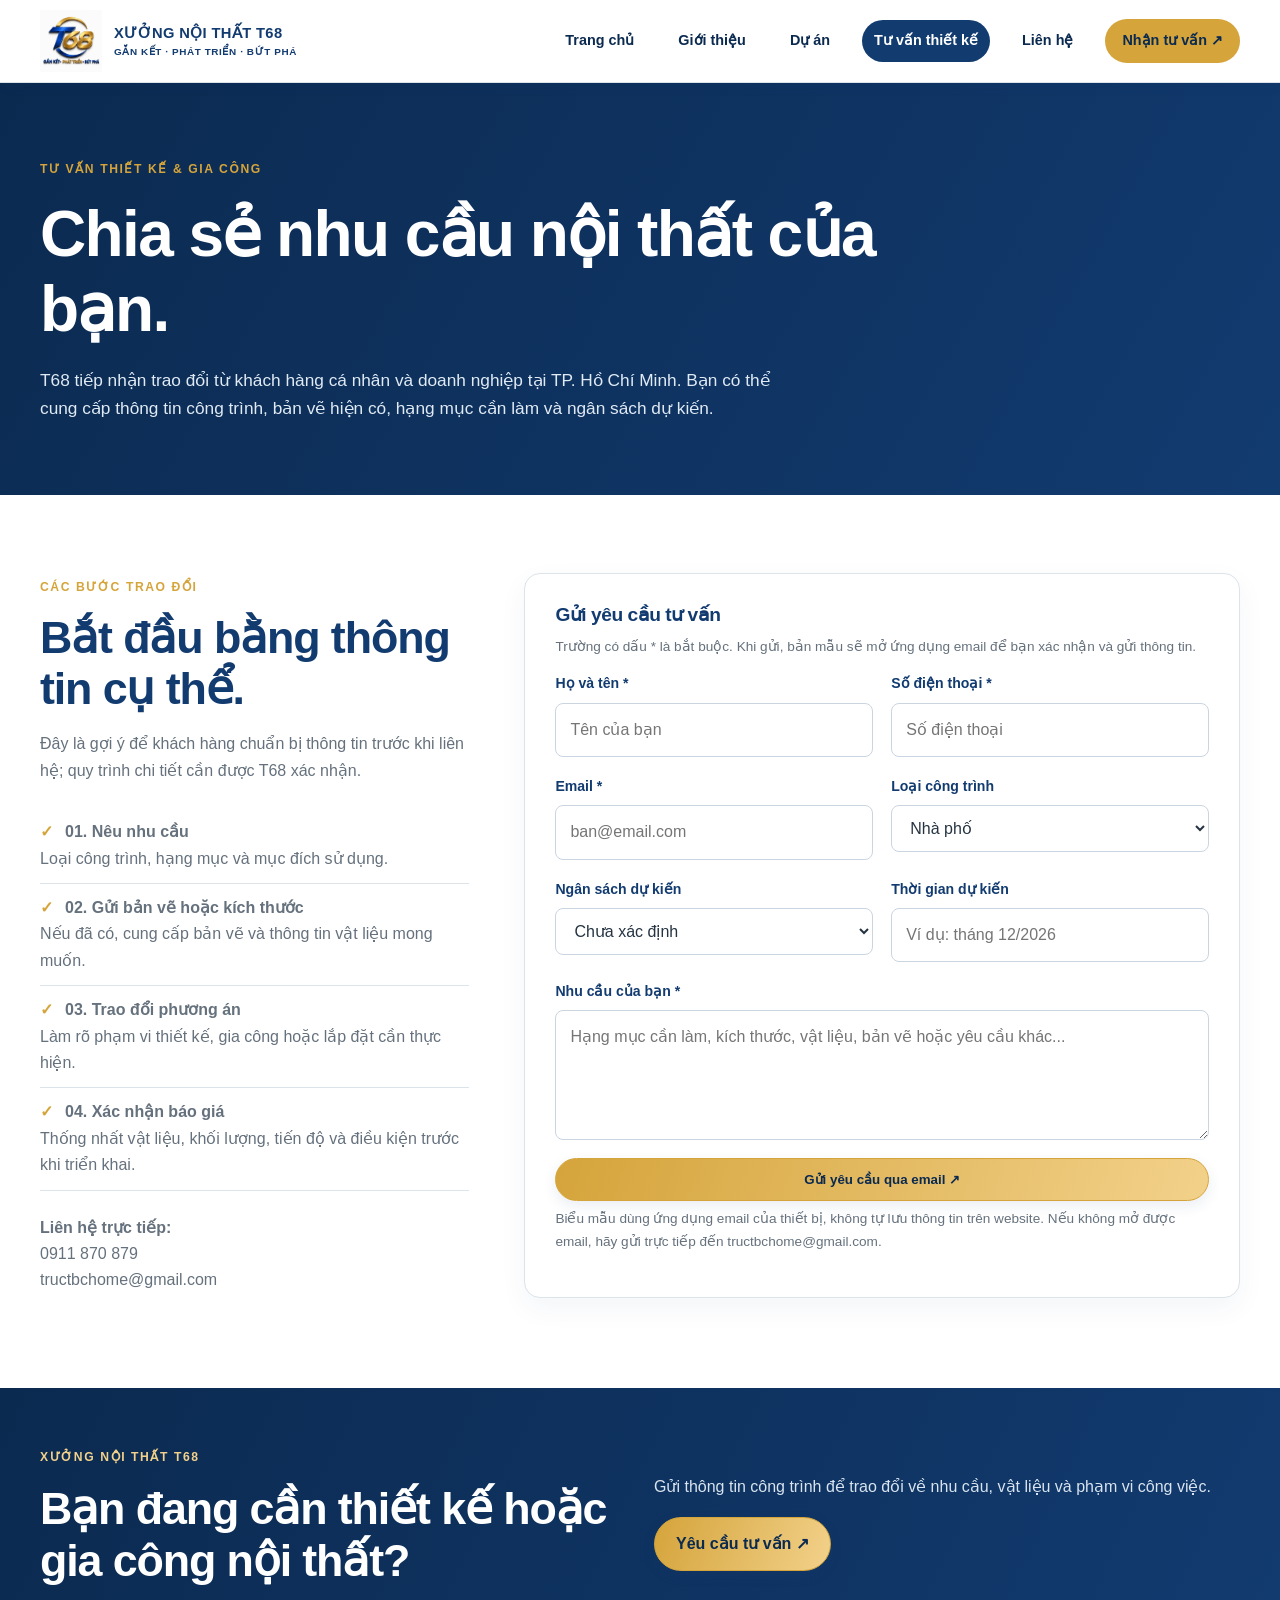
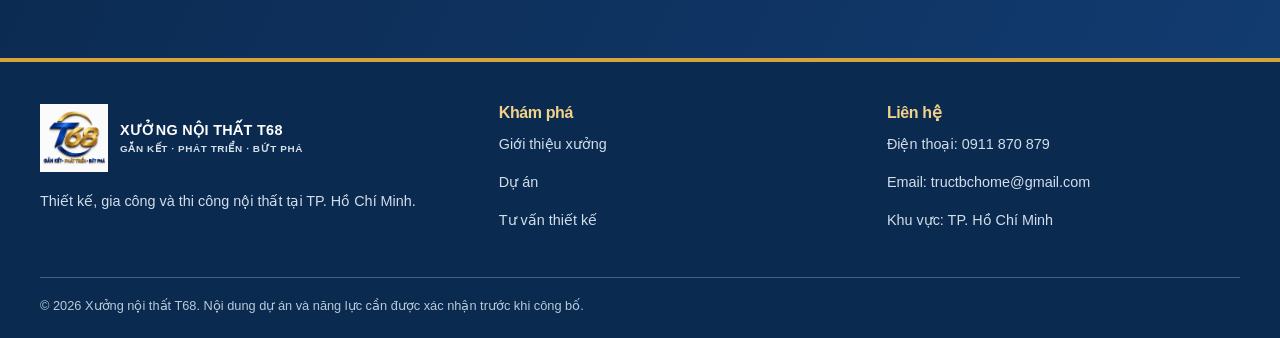
<file: tu-van.html>
<!doctype html>
<html lang="vi"><head><meta charset="utf-8"><meta name="viewport" content="width=device-width, initial-scale=1">
<meta name="description" content="Gửi yêu cầu tư vấn thiết kế, gia công, vật liệu và thi công nội thất cho T68."><meta name="theme-color" content="#f7f4ee"><title>Tư vấn thiết kế | Xưởng nội thất T68</title><link rel="stylesheet" href="styles.css"></head>
<body>
<header class="site-header"><div class="container nav-wrap">
<a class="brand" href="index.html" aria-label="Xưởng nội thất T68 - Trang chủ"><img class="brand-logo" src="t68-logo.png" alt="Logo T68"><span class="brand-copy">XƯỞNG NỘI THẤT T68<small>GẮN KẾT · PHÁT TRIỂN · BỨT PHÁ</small></span></a>
<button class="menu-toggle" aria-label="Mở menu" aria-expanded="false">☰</button>
<nav class="nav-links" aria-label="Điều hướng chính">
<a href="index.html" data-page="index.html">Trang chủ</a><a href="gioi-thieu.html" data-page="gioi-thieu.html">Giới thiệu</a><a href="du-an.html" data-page="du-an.html">Dự án</a><a href="tu-van.html" data-page="tu-van.html">Tư vấn thiết kế</a><a href="lien-he.html" data-page="lien-he.html">Liên hệ</a><a class="nav-cta" href="tu-van.html">Nhận tư vấn ↗</a>
</nav></div></header>
<main>
<section class="page-hero"><div class="container"><span class="eyebrow">TƯ VẤN THIẾT KẾ & GIA CÔNG</span><h1 style="margin-top:16px;max-width:850px">Chia sẻ nhu cầu nội thất của bạn.</h1><p class="lead">T68 tiếp nhận trao đổi từ khách hàng cá nhân và doanh nghiệp tại TP. Hồ Chí Minh. Bạn có thể cung cấp thông tin công trình, bản vẽ hiện có, hạng mục cần làm và ngân sách dự kiến.</p></div></section>
<section class="section"><div class="container form-layout"><div><span class="eyebrow">CÁC BƯỚC TRAO ĐỔI</span><h2 style="margin-top:12px">Bắt đầu bằng thông tin cụ thể.</h2><p>Đây là gợi ý để khách hàng chuẩn bị thông tin trước khi liên hệ; quy trình chi tiết cần được T68 xác nhận.</p><ul class="check-list"><li><strong>01. Nêu nhu cầu</strong><br>Loại công trình, hạng mục và mục đích sử dụng.</li><li><strong>02. Gửi bản vẽ hoặc kích thước</strong><br>Nếu đã có, cung cấp bản vẽ và thông tin vật liệu mong muốn.</li><li><strong>03. Trao đổi phương án</strong><br>Làm rõ phạm vi thiết kế, gia công hoặc lắp đặt cần thực hiện.</li><li><strong>04. Xác nhận báo giá</strong><br>Thống nhất vật liệu, khối lượng, tiến độ và điều kiện trước khi triển khai.</li></ul><p><strong>Liên hệ trực tiếp:</strong><br><a href="tel:+84911870879">0911 870 879</a><br><a href="mailto:tructbchome@gmail.com">tructbchome@gmail.com</a></p></div>
<form class="form-card" data-contact-form><h3>Gửi yêu cầu tư vấn</h3><p class="small">Trường có dấu * là bắt buộc. Khi gửi, bản mẫu sẽ mở ứng dụng email để bạn xác nhận và gửi thông tin.</p><div class="form-grid">
<div class="field"><label for="name">Họ và tên *</label><input id="name" name="name" autocomplete="name" required placeholder="Tên của bạn"></div>
<div class="field"><label for="phone">Số điện thoại *</label><input id="phone" name="phone" type="tel" autocomplete="tel" required placeholder="Số điện thoại"></div>
<div class="field"><label for="email">Email *</label><input id="email" name="email" type="email" autocomplete="email" required placeholder="ban@email.com"></div>
<div class="field"><label for="projectType">Loại công trình</label><select id="projectType" name="projectType"><option>Nhà phố</option><option>Căn hộ</option><option>Biệt thự</option><option>Văn phòng / showroom / cửa hàng</option><option>Gia công theo bản vẽ có sẵn</option><option>Hạng mục khác</option></select></div>
<div class="field"><label for="budget">Ngân sách dự kiến</label><select id="budget" name="budget"><option>Chưa xác định</option><option>Dưới 50 triệu</option><option>50–100 triệu</option><option>100–300 triệu</option><option>300–500 triệu</option><option>Trên 500 triệu</option></select></div>
<div class="field"><label for="timeline">Thời gian dự kiến</label><input id="timeline" name="timeline" placeholder="Ví dụ: tháng 12/2026"></div>
<div class="field full"><label for="message">Nhu cầu của bạn *</label><textarea id="message" name="message" required placeholder="Hạng mục cần làm, kích thước, vật liệu, bản vẽ hoặc yêu cầu khác..."></textarea></div>
<div class="field full"><button class="btn" type="submit">Gửi yêu cầu qua email ↗</button><p class="small" data-form-notice aria-live="polite">Biểu mẫu dùng ứng dụng email của thiết bị, không tự lưu thông tin trên website. Nếu không mở được email, hãy gửi trực tiếp đến tructbchome@gmail.com.</p></div>
</div></form></div></section>
</main>
<section class="cta-band"><div class="container split" style="gap:28px"><div><span class="eyebrow">XƯỞNG NỘI THẤT T68</span><h2 style="margin-top:14px">Bạn đang cần thiết kế hoặc gia công nội thất?</h2></div><div><p>Gửi thông tin công trình để trao đổi về nhu cầu, vật liệu và phạm vi công việc.</p><a class="btn" href="tu-van.html">Yêu cầu tư vấn ↗</a></div></div></section>
<footer class="site-footer"><div class="container"><div class="footer-grid">
<div><a class="brand" href="index.html"><img class="brand-logo" src="t68-logo.png" alt="Logo T68"><span class="brand-copy">XƯỞNG NỘI THẤT T68<small>GẮN KẾT · PHÁT TRIỂN · BỨT PHÁ</small></span></a><p style="margin-top:18px">Thiết kế, gia công và thi công nội thất tại TP. Hồ Chí Minh.</p></div>
<div><h3>Khám phá</h3><p><a href="gioi-thieu.html">Giới thiệu xưởng</a></p><p><a href="du-an.html">Dự án</a></p><p><a href="tu-van.html">Tư vấn thiết kế</a></p></div>
<div><h3>Liên hệ</h3><p>Điện thoại: <a href="tel:+84911870879">0911 870 879</a></p><p>Email: <a href="mailto:tructbchome@gmail.com">tructbchome@gmail.com</a></p><p>Khu vực: TP. Hồ Chí Minh</p></div>
</div><div class="footer-bottom">© <span data-year></span> Xưởng nội thất T68. Nội dung dự án và năng lực cần được xác nhận trước khi công bố.</div></div></footer>
<script src="script.js"></script><script>const currentFile=location.pathname.split('/').pop()||'index.html';document.querySelectorAll('[data-page]').forEach(a=>{if(a.dataset.page===currentFile)a.classList.add('active')});</script>
</body></html>
</file>
<file: styles.css>
:root{
 --navy:#123B70;--navy-deep:#0B2A50;--navy-soft:#EAF1F6;
 --gold:#D5A43B;--gold-light:#F2D18A;--cream:#F5F2EB;
 --paper:#FFFFFF;--ink:#263442;--muted:#65717D;--line:#DCE3E9;
 --max:1200px
}
*{box-sizing:border-box}
html{scroll-behavior:smooth}
body{margin:0;background:var(--paper);color:var(--ink);font-family:Arial,Helvetica,sans-serif;line-height:1.65}
a{color:inherit;text-decoration:none}
img{max-width:100%;display:block}
.container{width:min(var(--max),calc(100% - 42px));margin-inline:auto}
h1,h2,h3,p{margin-top:0}
h1,h2,h3{line-height:1.16;letter-spacing:-.025em}
h1{font-size:clamp(2.35rem,5vw,4.6rem);margin-bottom:20px;color:var(--navy)}
h2{font-size:clamp(1.9rem,3.5vw,2.8rem);margin-bottom:16px;color:var(--navy)}
h3{font-size:1.2rem;margin-bottom:10px;color:var(--navy)}
p{color:var(--muted)}
.eyebrow{text-transform:uppercase;letter-spacing:.13em;font-size:.76rem;font-weight:800;color:var(--gold)}
.btn{display:inline-flex;align-items:center;justify-content:center;gap:10px;padding:13px 21px;border:1px solid var(--gold);background:linear-gradient(110deg,var(--gold),var(--gold-light));color:var(--navy-deep);border-radius:999px;font-weight:800;transition:.2s;cursor:pointer;box-shadow:0 5px 14px #123b7017}
.btn:hover{transform:translateY(-2px);filter:brightness(1.04)}
.btn-outline{background:transparent;color:var(--navy);border-color:var(--navy);box-shadow:none}
.btn-outline:hover{background:var(--navy);color:white}
.site-header{position:sticky;top:0;z-index:20;background:rgba(255,255,255,.96);backdrop-filter:blur(12px);border-bottom:1px solid var(--line);box-shadow:0 3px 15px #123b700b}
.nav-wrap{min-height:82px;display:flex;align-items:center;justify-content:space-between;gap:22px}
.brand{display:flex;align-items:center;gap:12px;font-weight:800;letter-spacing:.025em;font-size:.92rem;color:var(--navy);white-space:nowrap}
.brand-logo{width:62px;height:62px;object-fit:contain}
.brand-copy{display:flex;flex-direction:column;line-height:1.25}
.brand-copy small{font-size:.62rem;letter-spacing:.06em;color:var(--navy);font-weight:700;margin-top:4px}
.nav-links{display:flex;align-items:center;gap:20px;font-size:.9rem;font-weight:700}
.nav-links a{color:var(--navy-deep);padding:9px 12px;border-radius:999px}
.nav-links a:hover,.nav-links a.active{background:var(--navy);color:#fff}
.nav-links .nav-cta{background:var(--gold);color:var(--navy-deep);padding:10px 17px}
.menu-toggle{display:none;border:1px solid var(--line);background:white;color:var(--navy);padding:9px 12px;font-size:1.2rem;border-radius:9px}
.hero{padding:0;background:var(--navy-deep);overflow:hidden}
.hero-grid{display:grid;grid-template-columns:.88fr 1.12fr;min-height:490px;align-items:stretch}
.hero-copy{padding:62px 42px 58px max(22px,calc((100vw - var(--max))/2));color:white;position:relative;z-index:1;background:linear-gradient(125deg,var(--navy-deep),var(--navy))}
.hero-copy:after{content:"";position:absolute;right:-75px;top:0;width:150px;height:100%;background:linear-gradient(90deg,var(--navy),transparent);z-index:-1}
.hero-copy h1{color:#fff;font-size:clamp(2.4rem,4vw,4.25rem);max-width:650px;margin:22px 0}
.hero-copy h1 em{color:var(--gold-light);font-style:normal}
.hero-copy p{color:#e1eaf3;max-width:520px;font-size:1.05rem;margin-bottom:28px}
.hero-copy .eyebrow{display:inline-block;border:1px solid var(--gold);border-radius:999px;padding:7px 14px;color:var(--gold-light)}
.hero-image{min-height:490px;position:relative;overflow:hidden;background:#d9e0e7}
.hero-image img{width:100%;height:100%;position:absolute;inset:0;object-fit:cover}
.hero-image:after{content:"";position:absolute;inset:0;background:linear-gradient(90deg,#123b7040,transparent 45%)}
.image-note{position:absolute;bottom:14px;right:14px;z-index:2;background:#fffE;padding:9px 12px;border-radius:8px;font-size:.72rem;max-width:260px;color:var(--muted)}
.section{padding:78px 0}
.section-soft{background:var(--cream)}
.section-head{display:flex;justify-content:space-between;align-items:end;gap:28px;margin-bottom:32px}
.section-head p{max-width:470px;margin-bottom:4px}
.grid-3{display:grid;grid-template-columns:repeat(3,1fr);gap:22px}
.card{border:1px solid var(--line);background:white;border-radius:15px;overflow:hidden;box-shadow:0 8px 25px #123b7009;transition:.25s}
.card:hover{transform:translateY(-4px);box-shadow:0 14px 30px #123b7017}
.card-image{height:245px;overflow:hidden;background:var(--navy-soft)}
.card-image img{width:100%;height:100%;object-fit:cover;transition:transform .4s}
.card:hover .card-image img{transform:scale(1.04)}
.card-body{padding:22px}
.card-body p{margin-bottom:0}
.number{font-size:.76rem;letter-spacing:.1em;color:#B18120;font-weight:800;margin-bottom:12px}
.split{display:grid;grid-template-columns:1fr 1fr;gap:58px;align-items:center}
.split-image{height:470px;background:var(--navy-soft);overflow:hidden;border-radius:16px;box-shadow:0 12px 30px #123b7018}
.split-image img{height:100%;width:100%;object-fit:cover}
.check-list{list-style:none;padding:0;margin:24px 0}
.check-list li{padding:11px 0;border-bottom:1px solid var(--line);color:var(--muted)}
.check-list li:before{content:"✓";color:var(--gold);font-weight:900;margin-right:12px}
.stats{display:grid;grid-template-columns:repeat(3,1fr);gap:20px;margin-top:30px;padding-top:24px;border-top:1px solid var(--line)}
.stat strong{display:block;font-size:1.6rem;color:var(--navy)}
.stat span{font-size:.84rem;color:var(--muted)}
.page-hero{padding:72px 0 55px;background:linear-gradient(120deg,var(--navy-deep),var(--navy));color:white}
.page-hero h1{color:white;margin-top:14px}
.page-hero .lead{font-size:1.08rem;max-width:740px;color:#e0eaf4}
.project-meta{display:flex;gap:14px;flex-wrap:wrap;font-size:.78rem;color:var(--muted);margin-top:14px}
.process{display:grid;grid-template-columns:repeat(4,1fr);gap:18px}
.process-card{padding:23px;border:1px solid var(--line);border-top:3px solid var(--gold);background:var(--cream);border-radius:12px}
.process-card .number{margin-bottom:18px}
.form-layout{display:grid;grid-template-columns:.75fr 1.25fr;gap:55px;align-items:start}
.form-card{padding:30px;border:1px solid var(--line);background:white;border-radius:16px;box-shadow:0 10px 28px #123b700d}
.form-grid{display:grid;grid-template-columns:1fr 1fr;gap:18px}
.field{display:flex;flex-direction:column;gap:7px}
.field.full{grid-column:1/-1}
label{font-size:.88rem;font-weight:700;color:var(--navy)}
input,select,textarea{width:100%;padding:13px 14px;border:1px solid #cbd5df;border-radius:8px;background:#fff;font:inherit;color:var(--ink)}
textarea{min-height:130px;resize:vertical}
input:focus,select:focus,textarea:focus{outline:2px solid #D5A43B66;border-color:var(--gold)}
.notice{font-size:.82rem;background:var(--navy-soft);border-left:3px solid var(--gold);padding:14px;color:var(--muted);margin:18px 0;border-radius:0 8px 8px 0}
.contact-list{list-style:none;padding:0}
.contact-list li{padding:16px 0;border-bottom:1px solid var(--line)}
.contact-list strong{display:block;color:var(--navy)}
.cta-band{background:linear-gradient(115deg,var(--navy-deep),var(--navy));color:white;padding:55px 0}
.cta-band h2{color:white}
.cta-band p{color:#d9e4ef;max-width:600px}
.cta-band .eyebrow{color:var(--gold-light)}
.site-footer{background:#0B2A50;color:white;padding:42px 0 22px;border-top:4px solid var(--gold)}
.footer-grid{display:grid;grid-template-columns:1.2fr 1fr 1fr;gap:35px}
.site-footer p,.site-footer a{color:#d2deea;font-size:.9rem}
.site-footer h3{font-size:1rem;color:var(--gold-light)}
.site-footer .brand{color:white}
.site-footer .brand-copy small{color:#d5e0eb}
.site-footer .brand-logo{width:68px;height:68px}
.footer-bottom{border-top:1px solid #49617d;margin-top:30px;padding-top:17px;font-size:.8rem;color:#b9c9d9}
.small{font-size:.85rem}
@media(max-width:900px){
 .nav-wrap{min-height:72px}.menu-toggle{display:block}
 .nav-links{display:none;position:absolute;top:72px;left:0;right:0;padding:18px 22px 24px;background:white;border-bottom:1px solid var(--line);flex-direction:column;align-items:stretch;gap:8px}
 .nav-links.open{display:flex}.nav-cta{text-align:center}
 .hero-grid,.split,.form-layout{grid-template-columns:1fr;gap:0}
 .hero-copy{padding:48px 28px}.hero-copy:after{display:none}
 .hero-image{min-height:350px}
 .section{padding:62px 0}.grid-3{grid-template-columns:repeat(2,1fr)}
 .process{grid-template-columns:repeat(2,1fr)}.section-head{display:block}.section-head p{margin-top:12px}
 .split-image{height:360px;margin-bottom:28px}.footer-grid{grid-template-columns:1fr 1fr}
}
@media(max-width:560px){
 .container{width:min(var(--max),calc(100% - 28px))}
 .brand-logo{width:48px;height:48px}.brand{font-size:.78rem;gap:8px}.brand-copy small{font-size:.52rem}
 .grid-3,.process,.stats,.form-grid,.footer-grid{grid-template-columns:1fr}
 .hero-copy{padding:40px 20px}.hero-image{min-height:290px}
 .page-hero{padding:52px 0 38px}.section{padding:48px 0}
 .card-image{height:215px}.form-card{padding:20px}.footer-grid{gap:22px}
}
</file>
